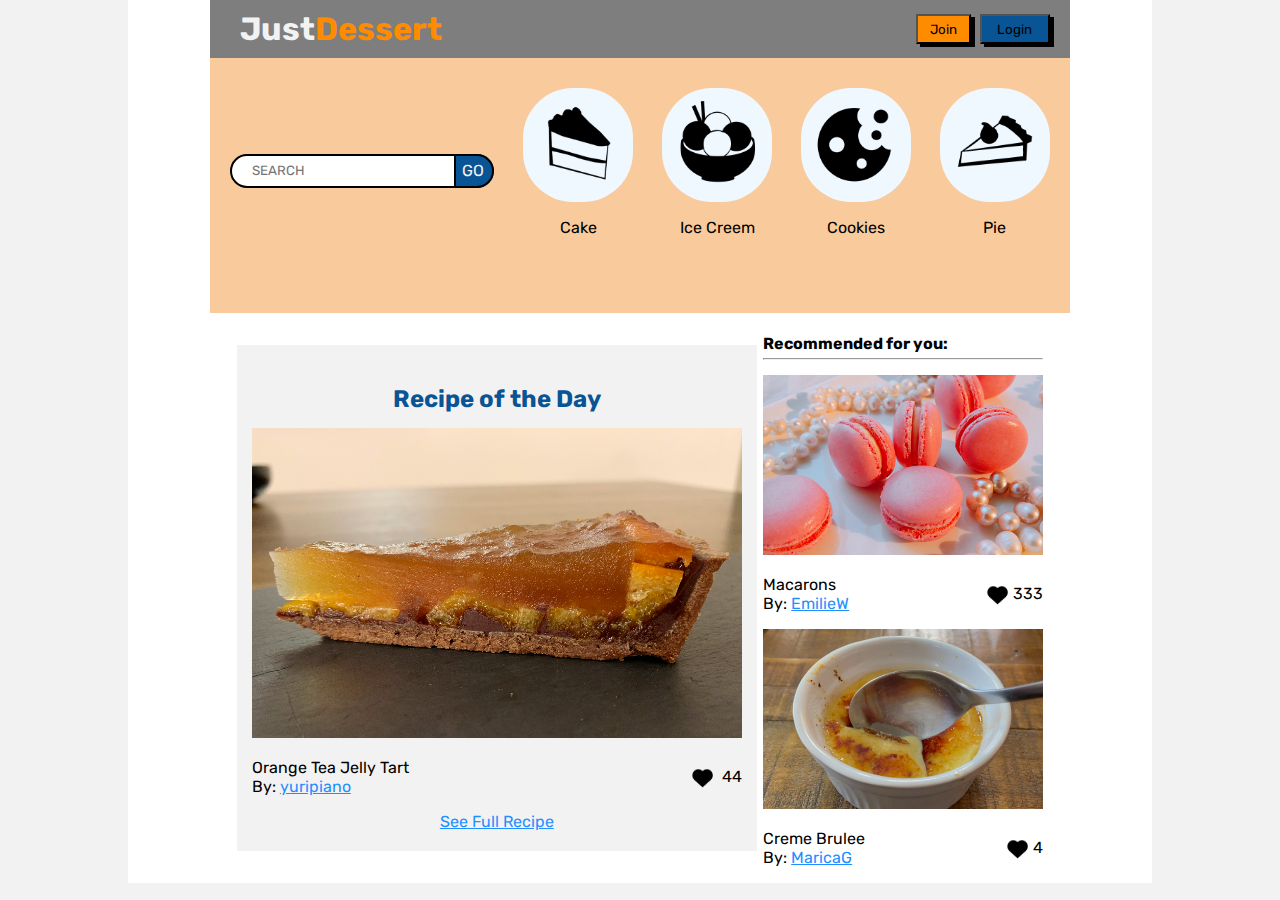
<file: JustDessert/index.html>
<!DOCTYPE html>
<html lang="en" class="index-page">
  <head>
    <meta charset="UTF-8" />
    <meta name="viewport" content="width=device-width, initial-scale=1.0" />
    <link rel="preconnect" href="https://fonts.googleapis.com">
<link rel="preconnect" href="https://fonts.gstatic.com" crossorigin>
<link href="https://fonts.googleapis.com/css2?family=Roboto:ital,wght@0,100;1,300&family=Rubik&display=swap" rel="stylesheet">
        <title>Just Dessert</title>
    <link rel="stylesheet" href="style.css" />
  </head>
  <body>
      <div class="page" >
    <div class="header">
        <h1 class="title">Just<span>Dessert</span></h1>
        <div class="btns">
        <button class="btn join" id="btn-join" onclick="hide()">Join</button> 
        <button class="btn login" id="btn-login" onclick="">Login</button> 

        </div>

    

        </div>
        <div class="container">

    <div><input class="searchbox" id="search" type="text"  placeholder="SEARCH" ><span class="go" onclick="getInputValue()">GO</span></div>
    <div class="dox-p"><div class="box"> <img class="icon-dessert" src="imgs/cake.png" ></div><p>Cake</p></div>
    <div class="dox-p"> <div class="box"> <img class="icon-dessert" src="imgs/ice-cream.png" ></div><p>Ice Creem</p></div>
    <div class="dox-p"> <div class="box"> <img class="icon-dessert" src="imgs/cookie.png" ></div><p>Cookies</p></div>
    <div class="dox-p"><div class="box"> <img class="icon-dessert" src="imgs/pie.png" ></div><p>Pie</p></div>
        </div>




        <div class="container-2" >
            
<div class="children children1  ">
    <h2>Recipe of the Day</h2>
    <img class="tart-img" src="imgs/orange-tart.jpg" >
    <div class="sub-children">
        <p>Orange Tea Jelly Tart<br>By: <a herf="#">yuripiano</a></p>
      <div class="likes"><img class="like" src="imgs/heart.png" onclick="increaselikes(inc1)"> <span class="listt" id="inc1">44</span></div>
        
        </div>
        <a class="seemore"href="">See Full Recipe</a>
</div>
<div class="sec">
  
<div class="children children2  ">  
    <h4>Recommended for you:</h4>
    <hr>
    <img class="macarons-img" src="imgs/macarons.jpg" >
    <div class="sub-children">
    <p>Macarons<br>By: <a herf="#">EmilieW</a></p>
  <div class="likes"> <img class="like" src="imgs/heart.png" onclick="increaselikes(inc2)"><span class="listt"  id="inc2" >333</span></div> 
</div>
</div>
<div class="children children3">

<img class="macarons-img" src="imgs/creme-brulee.jpg" >
<div class="sub-children">
<p>Creme Brulee<br>By: <a herf="#">MaricaG</a></p>
<div class="likes"><img class="like" src="imgs/heart.png" onclick="increaselikes(inc3)"><span class="listt" id="inc3">4</span></div>
</div>
</div>



        </div>
    </div>
  </body>
  <script type="text/javascript">

  function hide() {
    const element = document.getElementById("btn-join");
    element.remove();
}



var clicks=document.querySelectorAll(".listt")

function increaselikes(e){
    if (e.id=="inc1") 
    {   
        clicks[0].innerText++
    }
    else if (e.id=="inc2") 
    {   
        clicks[1].innerText++
    }
    else if (e.id=="inc3") 
    {   
        clicks[2].innerText++
    }

}

function getInputValue(){
            // Selecting the input element and get its value 
            var inputVal = document.getElementById("search").value;
            
            // Displaying the value
            alert("You are searching for "+ "''"+inputVal+"''");
        }

</script>
</html>
</file>
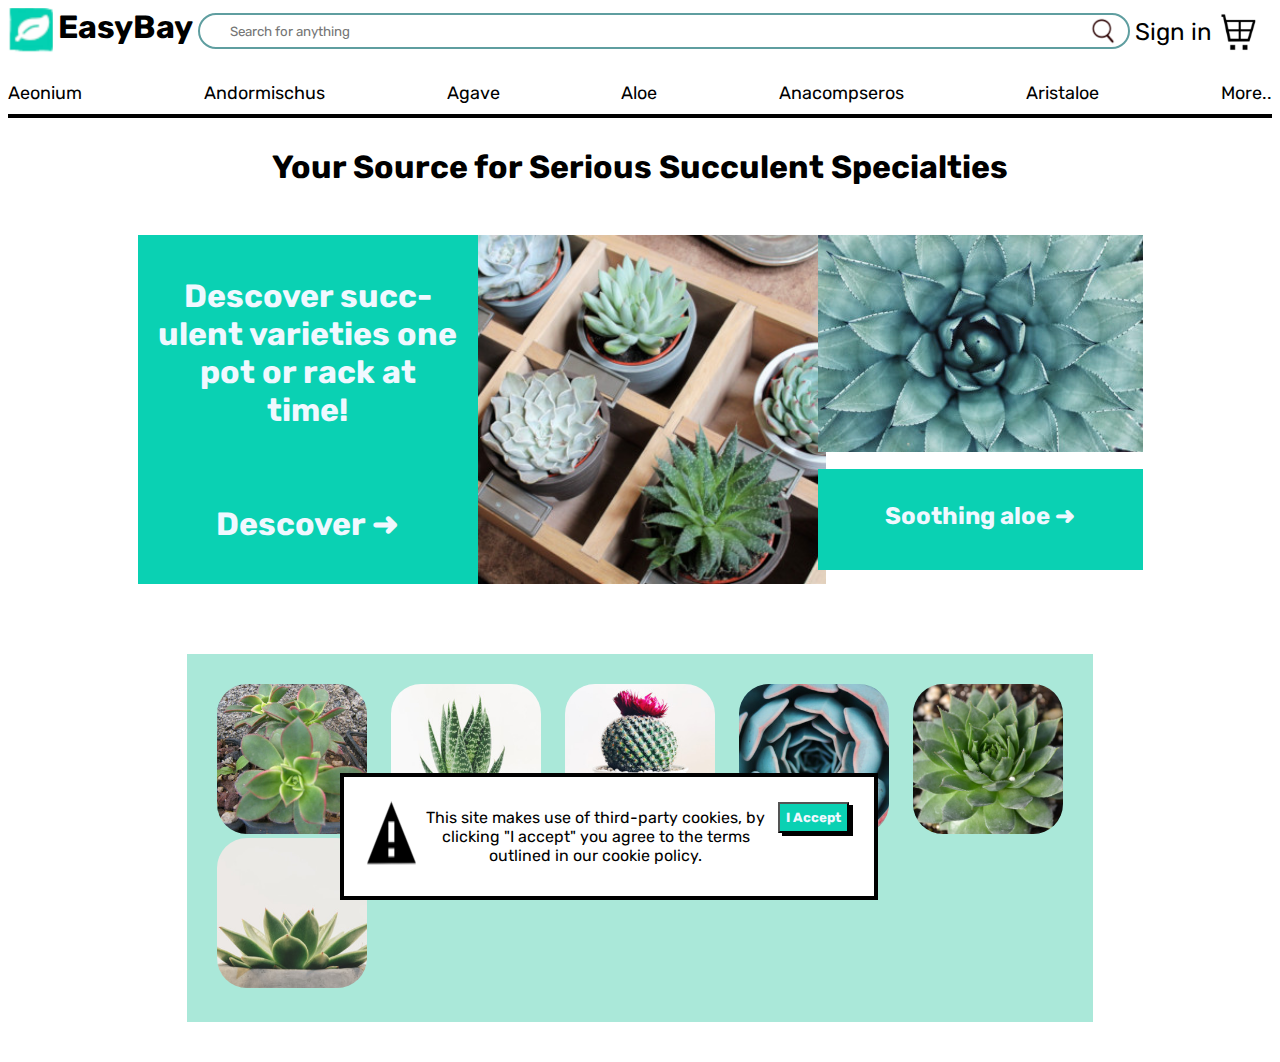
<file: succulentShop/index.html>
<!DOCTYPE html>
<html lang="en" class="index-page">
  <head>
    <meta charset="UTF-8" />
    <meta name="viewport" content="width=device-width, initial-scale=1.0" />
    <link rel="preconnect" href="https://fonts.googleapis.com">
<link rel="preconnect" href="https://fonts.gstatic.com" crossorigin>
<link href="https://fonts.googleapis.com/css2?family=Roboto:ital,wght@0,100;1,300&family=Rubik&display=swap" rel="stylesheet">
        <title>Succulent Shop</title>
    <link rel="stylesheet" href="style.css" />
    <script>
      function onHover()
      {
          $("#news").attr('src', 'img/newsHover.png');
      }
  
      function offHover()
      {
          $("#news").attr('src', 'img/news.png');
      }
  </script>
  </head>
  <body>
<nav>
<img class="navicon" src="images/assets/p.png" >
<h1>EasyBay</h1>
<input class="searchbox" type="text" placeholder="Search for anything" >
<h2 class="navh2">Sign in</h2>
<img class="iconcart"src="images/assets/cart-dark.png" onclick="aler() " >
</nav>


<ul class="ul-list">
<li class="list"><a href="#">Aeonium</a></li>
<li class="list"><a href="#">Andormischus</a></li>
<li class="list"><a href="#">Agave</a></li>
<li class="list"><a href="#">Aloe</a></li>
<li class="list"><a href="#">Anacompseros</a></li>
<li class="list"><a href="#">Aristaloe</a></li>
<li class="list"><a href="#">More..</a></li>

</ul>
<h1 class="h11">Your Source for Serious Succulent Specialties</h1>
<br>
<div class="container">

  
<div class="box1"><h1>Descover succ-ulent varieties one pot or rack at time!<br><br><br>Descover ➜</h1></div>
<div class="box2">  <img id="news" onmouseover="this.src='images/assets/succulents-2.jpg'" onmouseout="this.src='images/assets/succulents-1.jpg'"  src="images/assets/succulents-1.jpg"> 
</div>
<div class="sec">
<div class="box3"><img src="images/assets/aloe-m.jpg"></div>
  <div class="box4"><h2 class="box4">Soothing aloe ➜</h2></div>
</div>


  </div>

<div class="container-1">

  <div class="children"><img src="images/assets/aeonium-s.jpg"></div>
  <div class="children"><img src="images/assets/aloe-s.jpg"></div>
  <div class="children"><img src="images/assets/cactus-s.jpg"></div>
  <div class="children"><img src="images/assets/echeveria-s.jpg"></div>
  <div class="children"><img src="images/assets/sedum-s.jpg"></div>
  <div class="children"><img src="images/assets/sempervivum-s.jpg"></div>



</div>

<div class="alert" id="cookies"  >


<img src="images/assets/alert-dark.png" > 
<p>This site makes use of third-party cookies, by clicking "I accept" you agree to the terms outlined in our 
  <a herf="#">cookie policy</a>.</p>
  <button class="cookie"  onclick="hide()">I Accept </button> 

</div>


  </body>
  <script type="text/javascript">

function hide() {
    document.getElementById('cookies').style.display = 'none'; 

}

function aler() {
  alert("Your Cart is empty!");
}

  </script>

  </html>
</file>
<file: JustDessert/style.css>
* {
  font-family: "Roboto", sans-serif;
  font-family: "Rubik", sans-serif;
}
body {
  margin: 0;
  padding: 0;
  background-color: #f3f2f3;
}
.page{

background-color: white;
margin: 0% auto;
width: 80%;
display: flex;
flex-wrap: wrap;

}

.header {
  display: flex;
  justify-content: space-between;
  background-color: #7e7e7e;
  margin: 0% auto;
  width: 80%;
  padding-left: 20px;
  padding-right: 20px;
  align-items: center;
}

.title {
  display: flex;
  justify-content: left;
  padding: 10px;
  margin: 0px;
  color: #f3f2f3;
}
span {
  color: darkorange;
  margin: 0;
  padding: 0;
}

.btn {
  color: black;
  padding: 6px;
  width: 55px;
  height: 30px;
  border-color: black;
  box-shadow: 4px 3px black;

}

.join {
  background-color: darkorange;
  margin-right: 5px;
}
.login {
  background-color: #095494;

  width: 70px;
}



.searchbox {
    flex-wrap: nowrap;
  border: 2.5px solid black;
  width: 200px;
  height: 28px;
  outline: none;
  border-radius: 30px;
border-bottom-right-radius: 0px;
border-top-right-radius: 0px;
padding-left: 20px;
}
.go {
 flex-wrap: nowrap;
    color: #f3f2f3;
  border: 2.5px solid black;
border-left: 1.25px;
  background-color: #095494;
  text-align:center ;
  border-radius: 30px;
  margin: 0;
  cursor: pointer;
  padding-bottom: 6.5px;
  padding-left: 6px;
  padding-right: 8px;
  padding-top: 4.5px;
  border-bottom-left-radius: 0px;
border-top-left-radius: 0px;
}
.container {
  display: flex;
  justify-content: space-between;
  align-items: center;
  flex-wrap: wrap;
  width: 80%;
  padding-left: 20px;
  padding-right: 20px;
  padding-bottom: 60px;
  padding-top:30px;
  margin: 0% auto;
  background-color: #f9cb9c;


}
.box {
  background-color: aliceblue;
  border-radius: 50px;
  padding: 10px;
}
.dox-p p{
display: flex;
justify-content: center;
text-align: center;

}
.icon-dessert{
    width: 90px;
    height: 90px;
  
}
.container-2{
    display: flex ;
    justify-content: space-evenly;
    align-items: center;
    flex-wrap: wrap;

   width: 80%;

    margin: 0% auto;
  
}

.sec {
    flex-direction: column;
  
  }
  .sub-children{
      display: flex;
      justify-content: space-between;
      align-items: center;
  }
.children1{

padding-left: 15px;
padding-right: 15px;
box-sizing: border-box;
    padding-bottom: 20px;
    background-color: #f3f2f3;
    
    align-items: center;
    justify-content: center;

}

h2{
    color: #095494;
    text-align: center;
    margin-bottom: 15px;
    margin-top: 40px;

}
h4{
    margin-bottom: 5px;
}
hr{
margin-top: 0;
    margin-bottom: 15px;
}
.tart-img{

    width: 490px;
    height: 310px;

}

.macarons-img{

    width: 280px;
    height: 180px;

}



.like{
    width: 25px;
    height: 25px;
    vertical-align: middle;
    margin-right: 3px;
    cursor: pointer;

}

.likes{

    align-items: center;
}
.listt{
    color: black;
}
a{
    color:dodgerblue;
    text-decoration: underline;
}
 a.seemore{
    color:dodgerblue;
    text-decoration: underline;
  display: flex;
  justify-content: center;
}
</file>
<file: succulentShop/style.css>
* {
  font-family: "Roboto", sans-serif;
  font-family: "Rubik", sans-serif;

}

nav {
  display: flex;
  justify-content: space-between;

  margin: 0% auto;
  padding-bottom: 15px;
}

nav h1 {
  margin-top: 0px;
  font-size: xx-large;
  padding-left: 5px;
  padding-right: 5px;
}
.h11 {
  justify-content: center;
  margin: 0% auto;
  margin-top: 30px;
  text-align: center;
  margin-top: 30px;
  margin-bottom: 30px;
}

.navh2 {
  margin-top: 10px;
  font-weight: normal;
  padding-left: 5px;
  padding-right: 5px;
  white-space: nowrap;
}
.navh2:hover {
  cursor: pointer;
  color: cadetblue;
}
.cookie:hover {
  cursor: pointer;
  color: cadetblue;
}
.navicon {
  height: 45px;
  width: 45px;
  margin-top: 0px;
}

.searchbox {
  background: white url(images/assets/Search_Icon.svg.webp) right no-repeat;
  background-size: 30px 30px;
  background-position: calc(100% - 10px) center;
  border: 2px solid cadetblue;
  border-radius: 70px;
  width: 950px;
  height: 30px;
  outline: none;
  margin-top: 5px;
  padding-left: 30px;
  padding-right: 40px;
  display: flex;
}
.iconcart {
  height: 45px;
  width: 45px;
  padding-right: 10px;
  cursor: pointer;
}

.ul-list {
  display: flex;
  justify-content: space-between;
  list-style: none;
  margin: 0% auto;
  padding: 0;
  width: 100%;
  padding-bottom: 10px;
  border-bottom: 4px solid black;
}

.list a:hover {
  color: #0ad1b3;
}

.list a {
  font-size: large;
  color: black;
  text-decoration: none;
}

.container {
  display: flex;
  justify-content: center;
  flex-wrap: wrap;
}

.box1 {
  color: aliceblue;
  background-color: #0ad1b3;
  text-align: center;
  padding: 20px;
  width: 300px;
  margin: 0%;

  display: flex;
}
.box2 {
  display: flex;
  padding-right: 15px;
}
.sec {
  flex-direction: column;
}
.box3 {
}

.box4 {
  display: flex 1;
  color: aliceblue;
  padding: 10px;
  background-color: #0ad1b3;
  text-align: center;

  margin-top: 13px;
}

.container-1 {
  padding: 30px;
  background-color: #aae8d9;
  width: 67%;
  display: flex;
  flex-wrap: wrap;
  margin: 0% auto;
  justify-content: space-between;
  margin-top: 70px;
  margin-bottom: 40px;
}
.children img {
  width: 150px;
  height: 150px;
  border-radius: 30px;
}

.alert {
  display: flex;
  justify-content: center;
  text-align: center;
  padding: 15px;
  border: 4px solid black;
  width: 500px;
  position: fixed;
  bottom: 0;
  left: 50%;
  margin-left: -300px;
  background-color: white;
}
.cookie {
  white-space: nowrap;
  background-color: #0ad1b3;
  color: aliceblue;
  font-weight: bolder;
  padding: 6px;
  margin: 10px;
  width: 100px;
  height: min-content;
  border-color: black;
  box-shadow: 4px 3px black;
}
</file>
